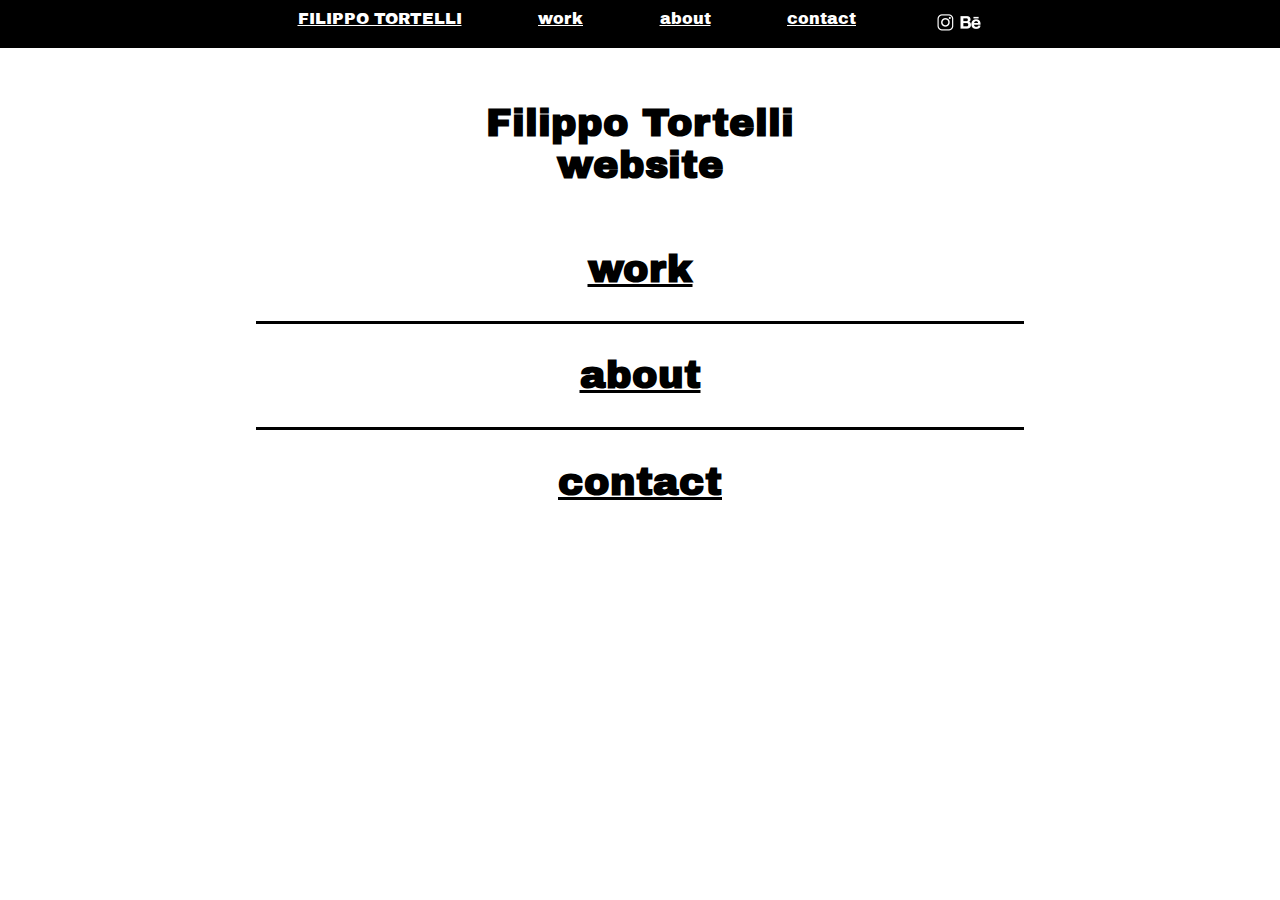
<file: index.html>
<!DOCTYPE html>
<html>
  <head>
    <meta charset="utf-8">
    <title>Filippo Tortelli</title>
    <link rel="stylesheet" href="https://stackpath.bootstrapcdn.com/bootstrap/4.1.0/css/bootstrap.min.css" integrity="sha384-9gVQ4dYFwwWSjIDZnLEWnxCjeSWFphJiwGPXr1jddIhOegiu1FwO5qRGvFXOdJZ4" crossorigin="anonymous">
    <link rel="stylesheet" href="style.css">
    <link rel="shortcut icon" href="img\logo.png">
    <link href="https://fonts.googleapis.com/css?family=Archivo|Archivo+Black" rel="stylesheet">
    <script src="jquery.min.js"></script>
    <style>
    #menuu{
      margin-top: 8%;
    }


      a h2:hover{
        color: #ff4d4d;
        text-decoration: none;
        animation: scale 0.2s forwards;
      }

      @keyframes scale {
        from{ transform: scale(1);}
        to{ transform: scale(1.05);}
      }

      .updown{
        animation: updowner 0.5s forwards;
      }

      @keyframes updowner {
        from{
          transform: translate(0%,-40%);
        }
        to{
          transform: translate(0%, 0%);
        }
      }

      .downup{
        animation: downuper 0.5s forwards;
      }

      @keyframes downuper {
        from{
          transform: translate(0%,40%);
        }
        to{
          transform: translate(0%, 0%);
        }
      }

    </style>
  </head>

  <body>
    <header>
      <div id="navbar">
        <div id="titolo"><a href="index.html">FILIPPO TORTELLI</a></div>
        <div class="contenitore"><a href="work.html">work</a></div>
        <div class="contenitore"><a href="about.html">about</a></div>
        <div class="contenitore"><a href="contact.html">contact</a></div>
        <div id="logo">
          <div><a href="https://www.instagram.com/filippotortel/?hl=it" title="Instagram"><img src="img/instalogo.png" width="25" height="25"></a></div>
          <div><a href="https://www.behance.net/filippotore430" title="Behance"><img src="img/behancelogo.png" width="25" height="25"></a></div>
        </div>
      </div>
    </header>

<div class="testopagina" id="primapagina">

      <h2><div id="fila1" class="fila updown">Filippo Tortelli</div><div id="fila2" class="fila downup">website</div></h2>

  <div class="spaziovuoto"></div>
<div id="menuu">
<div class="spaziovuoto"></div>
<a href="work.html"><h2>work</h2></a>
<div class="spaziovuoto"></div>
<div class="lineagrande" align="center"></div>
<a href="about.html"><h2>about</h2></a>
<div class="spaziovuoto"></div>
<div class="lineagrande" align="center"></div>
<a href="contact.html"><h2>contact</h2></a>
<div class="spaziovuoto"></div>
</div>

</div>
  </body>
</html>
</file>
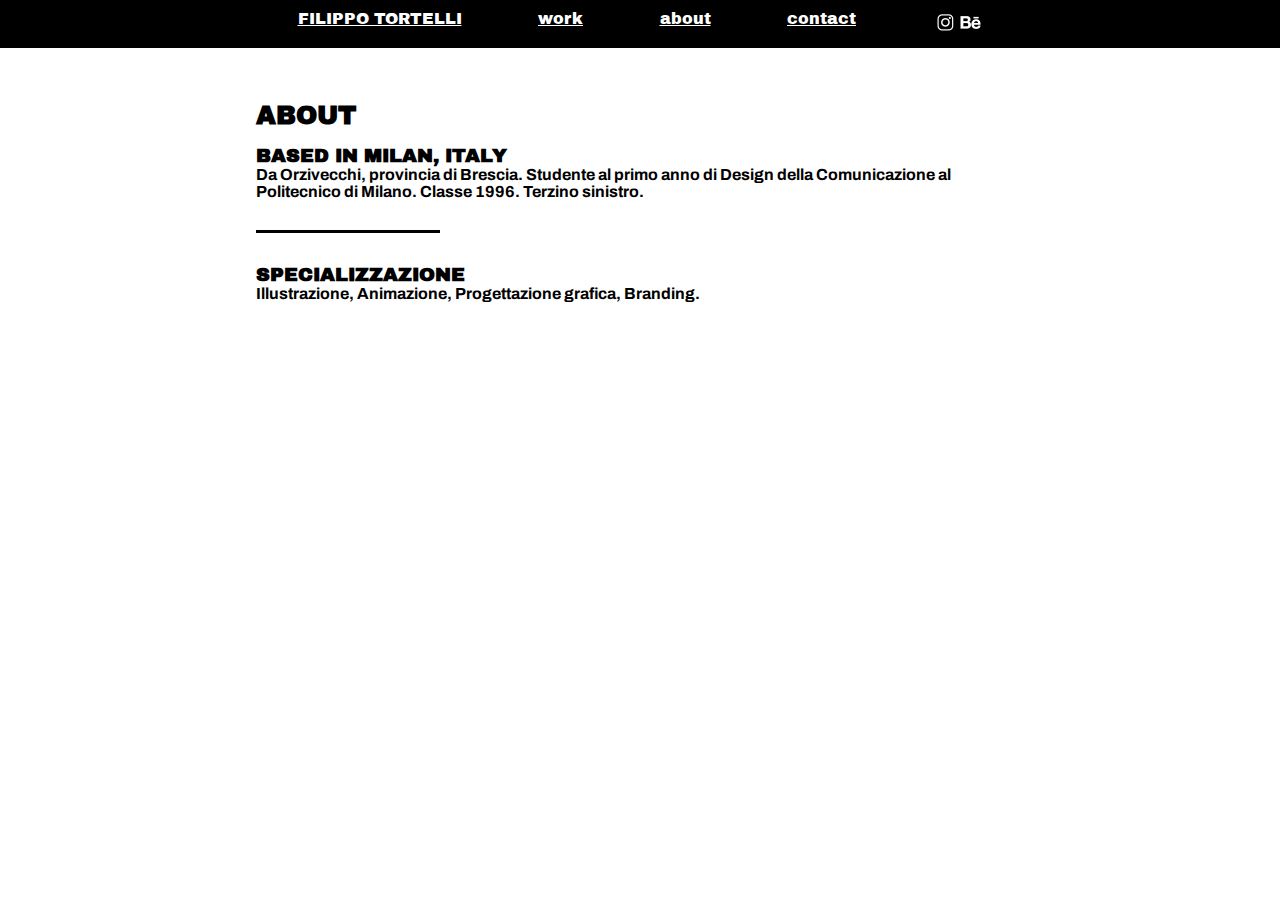
<file: about.html>
<!DOCTYPE html>
<html>
  <head>
    <meta charset="utf-8">
    <title>Filippo Tortelli - About</title>
    <link rel="stylesheet" href="https://stackpath.bootstrapcdn.com/bootstrap/4.1.0/css/bootstrap.min.css" integrity="sha384-9gVQ4dYFwwWSjIDZnLEWnxCjeSWFphJiwGPXr1jddIhOegiu1FwO5qRGvFXOdJZ4" crossorigin="anonymous">
    <link rel="stylesheet" href="style.css">
    <link rel="shortcut icon" href="img\logo.png">
    <link href="https://fonts.googleapis.com/css?family=Archivo|Archivo+Black" rel="stylesheet">
  </head>

  <body>
    <header>
      <div id="navbar">
        <div id="titolo"><a href="index.html">FILIPPO TORTELLI</a></div>
        <div class="contenitore"><a href="work.html">work</a></div>
        <div class="contenitore"><a href="about.html">about</a></div>
        <div class="contenitore"><a href="contact.html">contact</a></div>
        <div id="logo">
          <div><a href="https://www.instagram.com/filippotortel/?hl=it" title="Instagram"><img src="img/instalogo.png" width="25" height="25"></a></div>
          <div><a href="https://www.behance.net/filippotore430" title="Behance"><img src="img/behancelogo.png" width="25" height="25"></a></div>
        </div>
      </div>
    </header>

  <div class="testopagina">
    <h1>ABOUT</h1>
      <h2>BASED IN MILAN, ITALY</h2>
        <p>
          Da Orzivecchi, provincia di Brescia. Studente al primo anno di Design della Comunicazione al Politecnico di Milano. Classe 1996. Terzino sinistro.
        <p>
    <div class="linea"></div>
      <h2>SPECIALIZZAZIONE</h2>
        <p>
          Illustrazione, Animazione, Progettazione grafica, Branding.
        </p>
  </div>


  </body>
</html>
</file>
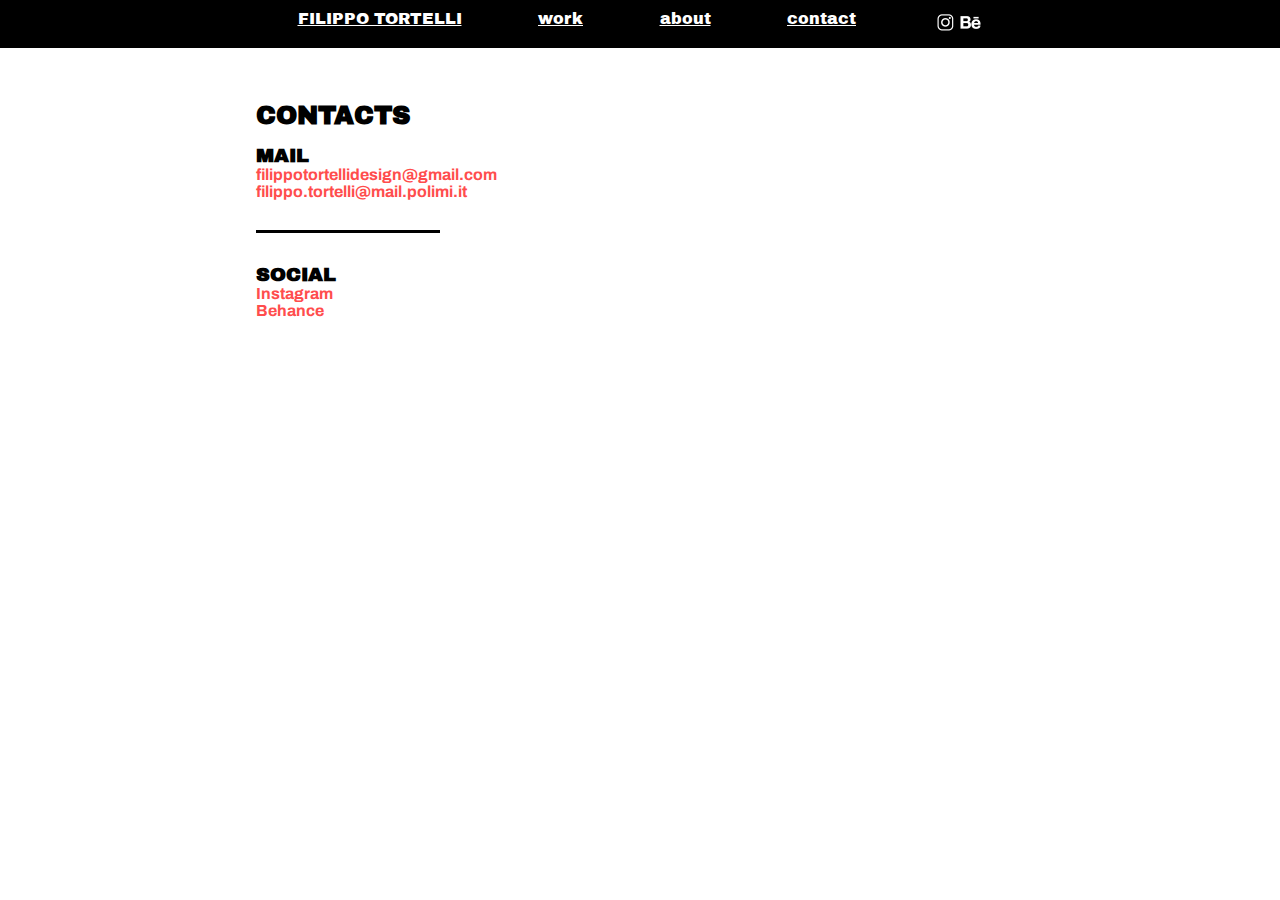
<file: contact.html>
<!DOCTYPE html>
<html>
  <head>
    <meta charset="utf-8">
    <title>Filippo Tortelli - Contact</title>
    <link rel="stylesheet" href="https://stackpath.bootstrapcdn.com/bootstrap/4.1.0/css/bootstrap.min.css" integrity="sha384-9gVQ4dYFwwWSjIDZnLEWnxCjeSWFphJiwGPXr1jddIhOegiu1FwO5qRGvFXOdJZ4" crossorigin="anonymous">
    <link rel="stylesheet" href="style.css">
    <link rel="shortcut icon" href="img\logo.png">
    <link href="https://fonts.googleapis.com/css?family=Archivo|Archivo+Black" rel="stylesheet">
  </head>

  <body>
    <header>
      <div id="navbar">
        <div id="titolo"><a href="index.html">FILIPPO TORTELLI</a></div>
        <div class="contenitore"><a href="work.html">work</a></div>
        <div class="contenitore"><a href="about.html">about</a></div>
        <div class="contenitore"><a href="contact.html">contact</a></div>
        <div id="logo">
          <div><a href="https://www.instagram.com/filippotortel/?hl=it" title="Instagram"><img src="img/instalogo.png" width="25" height="25"></a></div>
          <div><a href="https://www.behance.net/filippotore430" title="Behance"><img src="img/behancelogo.png" width="25" height="25"></a></div>
        </div>
      </div>
    </header>

<div class="testopagina">
    <h1 class="appear">CONTACTS</h1>
      <h2>MAIL</h2>
        <p>
          <a href="mailto:filippotortellidesign@gmail.com" title="invia messaggio">filippotortellidesign@gmail.com</a><br>
          <a href="mailto:filippo.tortelli@mail.polimi.it" title="invia messaggio">filippo.tortelli@mail.polimi.it</a>
        </p>
        <div class="appear linea"></div>
      <h2>SOCIAL</h2>
        <p>
          <a href="https://www.instagram.com/filippotortel/?hl=it" title="Instagram">Instagram</a><br>
          <a href="https://www.behance.net/filippotore430" title="Behance">Behance</a>
        </p>
</div>

  </body>
</html>
</file>
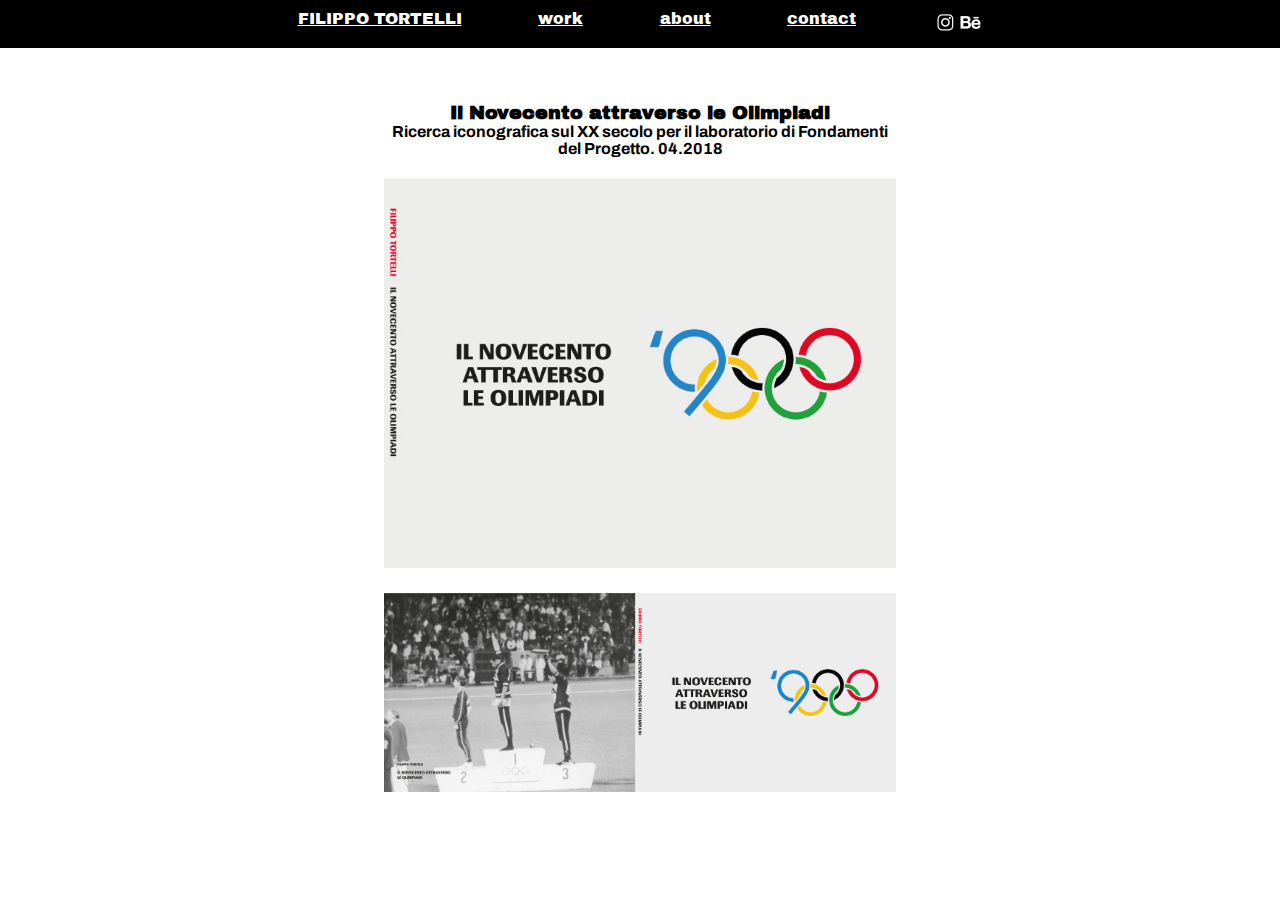
<file: work-900.html>
<!DOCTYPE html>
<html>
  <head>
    <meta charset="utf-8">
    <title>Filippo Tortelli - Work - Il Novecento atttravero le Olimpiadi</title>
    <link rel="stylesheet" href="https://stackpath.bootstrapcdn.com/bootstrap/4.1.0/css/bootstrap.min.css" integrity="sha384-9gVQ4dYFwwWSjIDZnLEWnxCjeSWFphJiwGPXr1jddIhOegiu1FwO5qRGvFXOdJZ4" crossorigin="anonymous">
    <link rel="stylesheet" href="style.css">
    <link rel="shortcut icon" href="img\logo.png">
    <link href="https://fonts.googleapis.com/css?family=Archivo|Archivo+Black" rel="stylesheet">
  </head>

  <body>
    <header>
      <div id="navbar">
        <div id="titolo"><a href="index.html">FILIPPO TORTELLI</a></div>
        <div class="contenitore"><a href="work.html">work</a></div>
        <div class="contenitore"><a href="about.html">about</a></div>
        <div class="contenitore"><a href="contact.html">contact</a></div>
        <div id="logo">
          <div><a href="https://www.instagram.com/filippotortel/?hl=it" title="Instagram"><img src="img/instalogo.png" width="25" height="25"></a></div>
          <div><a href="https://www.behance.net/filippotore430" title="Behance"><img src="img/behancelogo.png" width="25" height="25"></a></div>
        </div>
      </div>
    </header>

<div class="testocentrato">
    <h2>Il Novecento attraverso le Olimpiadi</h2>
        <p>Ricerca iconografica sul XX secolo per il laboratorio di Fondamenti del Progetto. 04.2018</p>
        <div class="spaziovuoto"></div>
        <div><img src="img\works\900\900-01.jpg" class="imgprogetto"></div>
        <div class="spaziovuoto"></div>
        <div><img src="img\works\900\900-02.jpg" class="imgprogetto"></div>
        <div class="spaziovuoto"></div>
</div>

  </body>
</html>
</file>
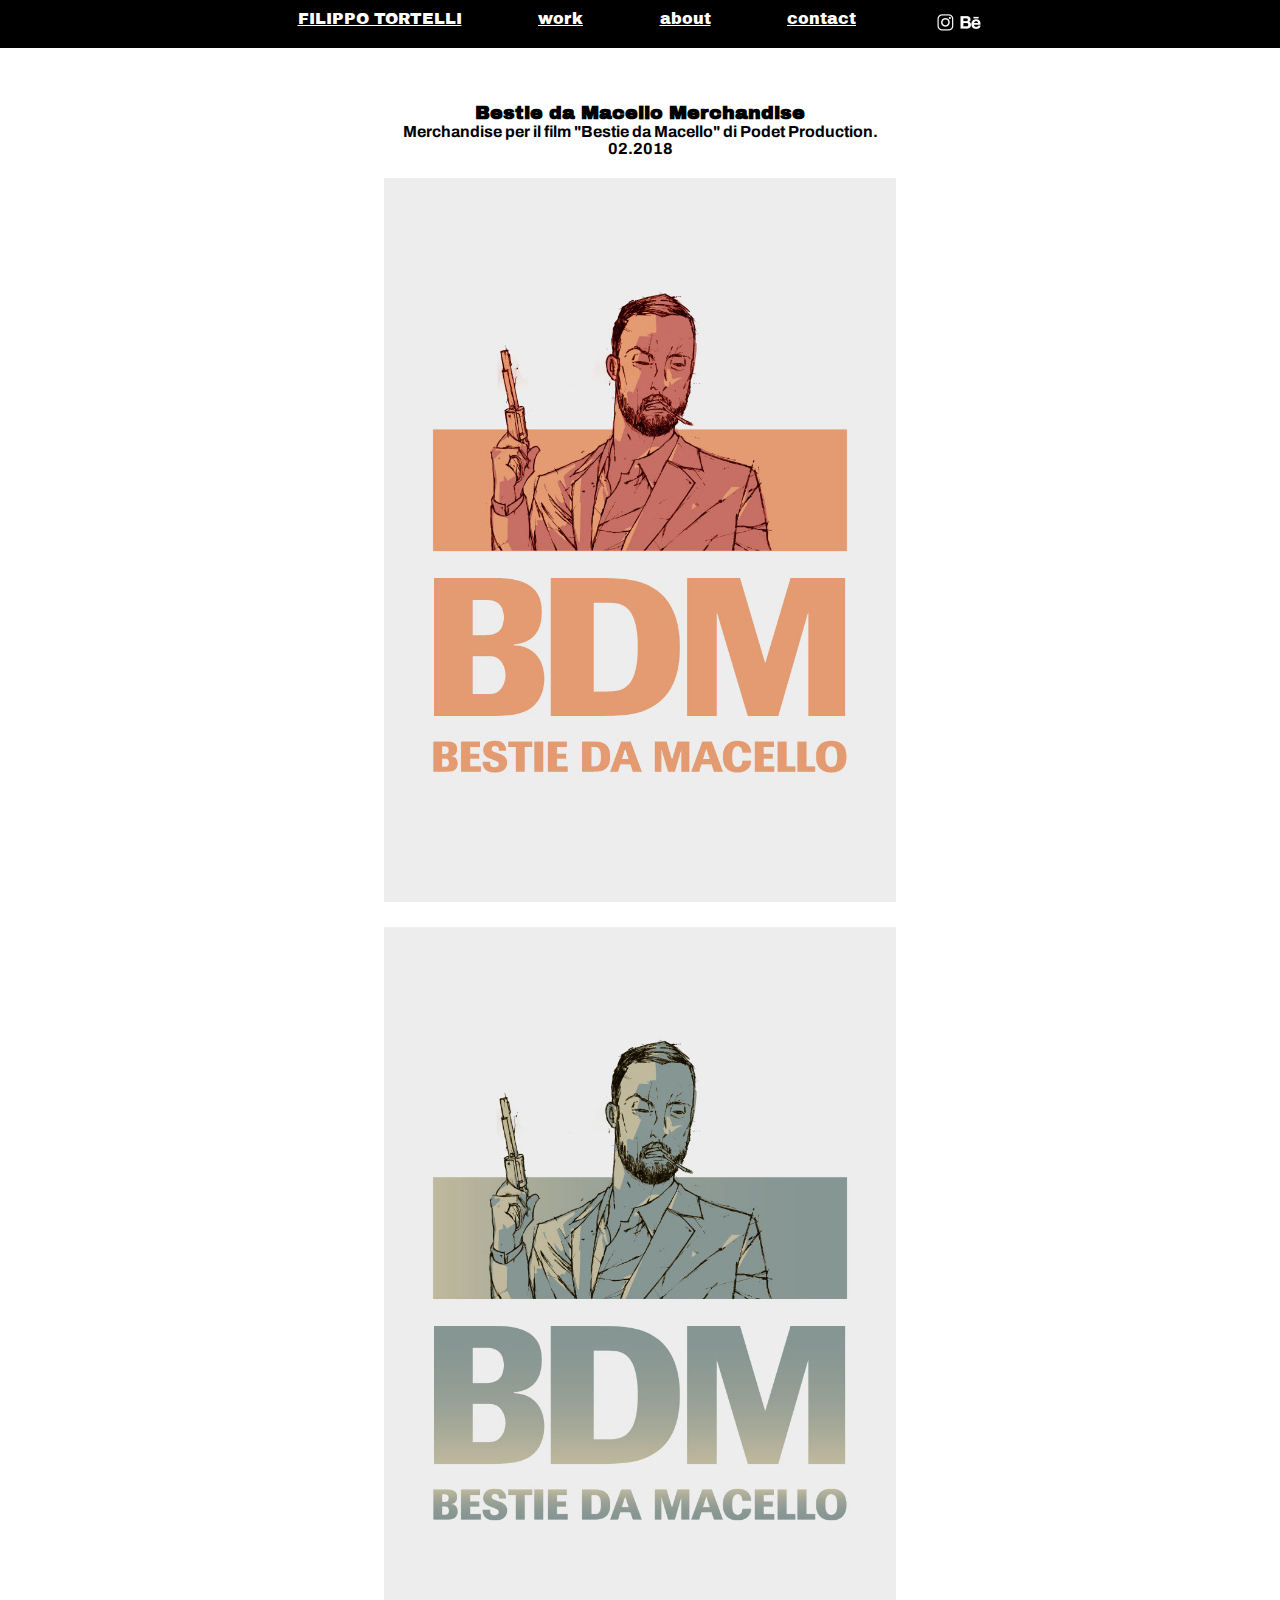
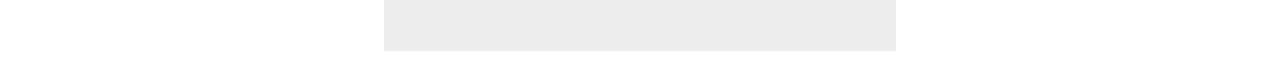
<file: work-bestiedamacello.html>
<!DOCTYPE html>
<html>
  <head>
    <meta charset="utf-8">
    <title>Filippo Tortelli - Work - Bestie da Macello</title>
    <link rel="stylesheet" href="https://stackpath.bootstrapcdn.com/bootstrap/4.1.0/css/bootstrap.min.css" integrity="sha384-9gVQ4dYFwwWSjIDZnLEWnxCjeSWFphJiwGPXr1jddIhOegiu1FwO5qRGvFXOdJZ4" crossorigin="anonymous">
    <link rel="stylesheet" href="style.css">
    <link rel="shortcut icon" href="img\logo.png">
    <link href="https://fonts.googleapis.com/css?family=Archivo|Archivo+Black" rel="stylesheet">
  </head>

  <body>
    <header>
      <div id="navbar">
        <div id="titolo"><a href="index.html">FILIPPO TORTELLI</a></div>
        <div class="contenitore"><a href="work.html">work</a></div>
        <div class="contenitore"><a href="about.html">about</a></div>
        <div class="contenitore"><a href="contact.html">contact</a></div>
        <div id="logo">
          <div><a href="https://www.instagram.com/filippotortel/?hl=it" title="Instagram"><img src="img/instalogo.png" width="25" height="25"></a></div>
          <div><a href="https://www.behance.net/filippotore430" title="Behance"><img src="img/behancelogo.png" width="25" height="25"></a></div>
        </div>
      </div>
    </header>

<div class="testocentrato">
    <h2>Bestie da Macello Merchandise</h2>
        <p>Merchandise per il film "Bestie da Macello" di Podet Production. 02.2018</p>
        <div class="spaziovuoto"></div>
        <div><img src="img\works\bestiedamacello\bestie1.jpg" class="imgprogetto"></div>
        <div class="spaziovuoto"></div>
        <div><img src="img\works\bestiedamacello\bestie2.jpg" class="imgprogetto"></div>
        <div class="spaziovuoto"></div>
</div>

  </body>
</html>
</file>
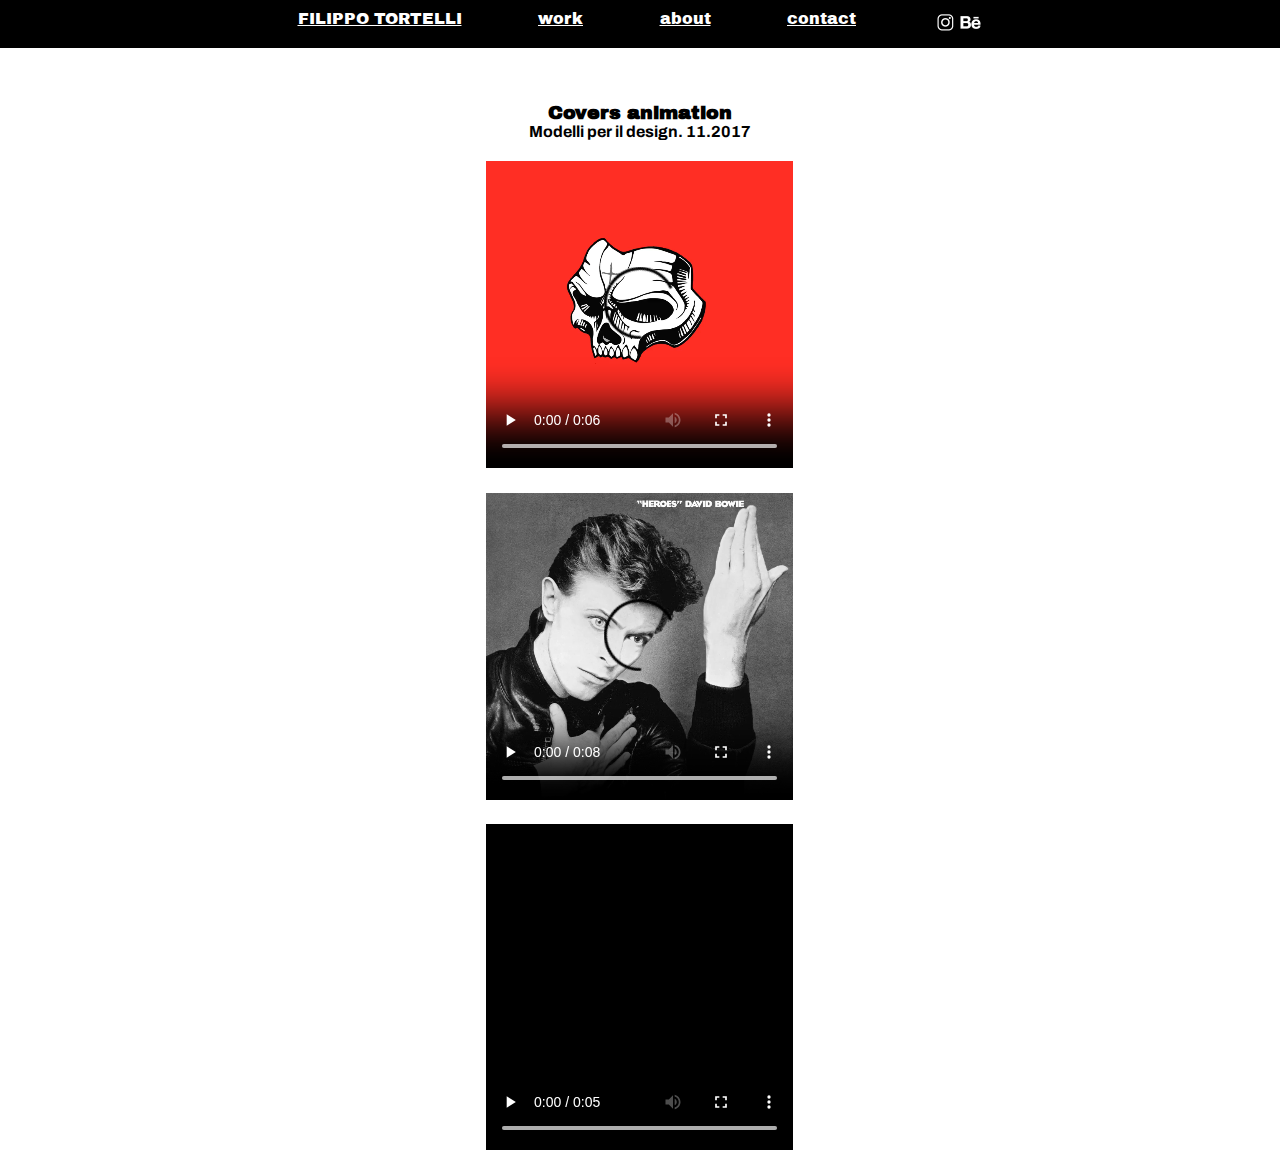
<file: work-covers.html>
<!DOCTYPE html>
<html>
  <head>
    <meta charset="utf-8">
    <title>Filippo Tortelli - Work - Covers</title>
    <link rel="stylesheet" href="https://stackpath.bootstrapcdn.com/bootstrap/4.1.0/css/bootstrap.min.css" integrity="sha384-9gVQ4dYFwwWSjIDZnLEWnxCjeSWFphJiwGPXr1jddIhOegiu1FwO5qRGvFXOdJZ4" crossorigin="anonymous">
    <link rel="stylesheet" href="style.css">
    <link rel="shortcut icon" href="img\logo.png">
    <link href="https://fonts.googleapis.com/css?family=Archivo|Archivo+Black" rel="stylesheet">
  </head>

  <body>
    <header>
      <div id="navbar">
        <div id="titolo"><a href="index.html">FILIPPO TORTELLI</a></div>
        <div class="contenitore"><a href="work.html">work</a></div>
        <div class="contenitore"><a href="about.html">about</a></div>
        <div class="contenitore"><a href="contact.html">contact</a></div>
        <div id="logo">
          <div><a href="https://www.instagram.com/filippotortel/?hl=it" title="Instagram"><img src="img/instalogo.png" width="25" height="25"></a></div>
          <div><a href="https://www.behance.net/filippotore430" title="Behance"><img src="img/behancelogo.png" width="25" height="25"></a></div>
        </div>
      </div>
    </header>

<div class="testocentrato">
    <h2>Covers animation</h2>
        <p>Modelli per il design. 11.2017</p>
        <div class="spaziovuoto" class="imgprogetto"></div>
        <div><video controls loop width="60%"
          src="img\works\covers\salmo.mp4">
        </video></div>
        <div class="spaziovuoto"></div>
        <div><video controls loop width="60%"
          src="img\works\covers\bowie.mp4">
        </video></div>
        <div class="spaziovuoto"></div>
        <div><video controls loop width="60%"
          src="img\works\covers\moderat.mp4">
        </video></div>
        <div class="spaziovuoto"></div>
</div>

  </body>
</html>
</file>
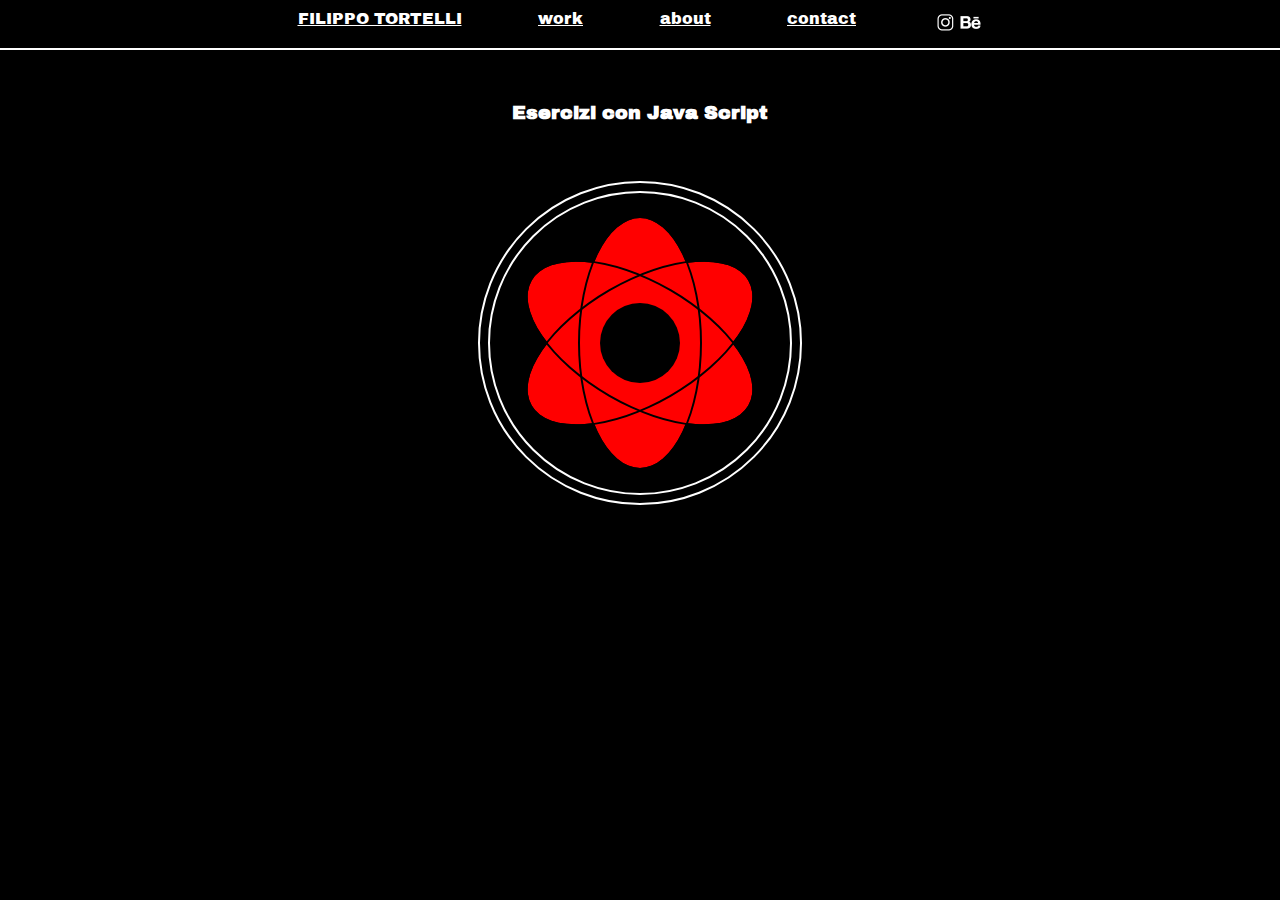
<file: work-js.html>
<!DOCTYPE html>
<html>
  <head>
    <meta charset="utf-8">
    <title>Filippo Tortelli - Work - JS</title>
    <link rel="stylesheet" href="https://stackpath.bootstrapcdn.com/bootstrap/4.1.0/css/bootstrap.min.css" integrity="sha384-9gVQ4dYFwwWSjIDZnLEWnxCjeSWFphJiwGPXr1jddIhOegiu1FwO5qRGvFXOdJZ4" crossorigin="anonymous">
    <link rel="stylesheet" href="style.css">
    <script src="jquery.min.js"></script>
    <link rel="shortcut icon" href="img\logo.png">
    <link href="https://fonts.googleapis.com/css?family=Archivo|Archivo+Black" rel="stylesheet">
    <style>
    body{
      background-color: Black;
    }

    h2{
      color: White;
    }

    .oggpagina{
      padding: 20% 20% 20% 20%;
    }

    header{
      border-bottom: 2px solid White;
    }

    #pupilla{
      background-color: Black;
      border-radius: 50%;
      height: 80px;
      width: 80px;
      position: absolute;
      top: 50%;
      left: 50%;
      transform: translate(-50%,-50%);
    }

    #occhiogrosso{
      background-color: Black;
      border: 2px solid White;
      border-radius: 50%;
      height: 320px;
      width: 320px;
      position: absolute;
      top: 50%;
      left: 50%;
      transform: translate(-50%,-50%);
    }

    #occhio{
      background-color: Black;
      border: 2px solid White;
      border-radius: 50%;
      height: 300px;
      width: 300px;
      position: absolute;
      top: 50%;
      left: 50%;
      transform: translate(-50%,-50%);
    }

    #cielo{
      border-radius: 50%;
      height: 300px;
      width: 300px;
      position: absolute;
      top: 50%;
      left: 50%;
      transform: translate(-50%,-50%);
    }


    #cielosfera1{
      border-radius: 50%;
      height: 300px;
      width: 300px;
      position: absolute;
      top: 50%;
      left: 50%;
      transform: translate(-50%,-50%);
    }

    #cielosfera2{
      border-radius: 50%;
      height: 200px;
      width: 200px;
      position: absolute;
      top: 50%;
      left: 50%;
      transform: translate(-50%,-50%) rotate(120deg);
    }

    #cielosfera3{
      border-radius: 50%;
      height: 200px;
      width: 200px;
      position: absolute;
      top: 50%;
      left: 50%;
      transform: translate(-50%,-50%) rotate(240deg);
    }

    #sfera1{
      background-color: red;
      border-radius: 50%;
      height: 250px;
      width: 120px;
      position: absolute;
      top: 50%;
      left: 50%;
      transform: translate(-50%,-50%);
    }

    #sfera2{
      background-color: red;
      border-radius: 50%;
      height: 250px;
      width: 120px;
      position: absolute;
      top: 50%;
      left: 50%;
      transform: translate(-50%,-50%);
    }

    #sfera3{
      background-color: red;
      border-radius: 50%;
      height: 250px;
      width: 120px;
      position: absolute;
      top: 50%;
      left: 50%;
      transform: translate(-50%,-50%);
    }

    #sfera4{
      border: 2px solid Black;
      border-radius: 50%;
      height: 250px;
      width: 120px;
      position: absolute;
      top: 50%;
      left: 50%;
      transform: translate(-50%,-50%);
    }

    #sfera5{
      border: 2px solid Black;
      border-radius: 50%;
      height: 250px;
      width: 120px;
      position: absolute;
      top: 50%;
      left: 50%;
      transform: translate(-50%,-50%);
    }

    #sfera6{
      border: 2px solid Black;
      border-radius: 50%;
      height: 250px;
      width: 120px;
      position: absolute;
      top: 50%;
      left: 50%;
      transform: translate(-50%,-50%);
    }


    .rotate{
      animation: rotation 1.5s forwards;
    }

    @keyframes rotation {
      from{
        transform: translate(-50%,-50%) rotate(0deg) scale(1);
      }
      50%{
        transform: translate(-50%,-50%) rotate(720deg) scale(0.9);
      }
      to{
        transform: translate(-50%,-50%) rotate(1440deg) scale(1);
      }

    }

    .rotate2{
      animation: rotation2 1.5s forwards;
    }

    @keyframes rotation2 {
      from{
        transform: translate(-50%,-50%) rotate(0deg) scale(1);
      }
      50%{
        transform: translate(-50%,-50%) rotate(720deg) scale(0.9);
      }
      to{
        transform: translate(-50%,-50%) rotate(1440deg) scale(1);
      }

    }

    .scale{
      animation: scalation 1.5s forwards;
    }

    @keyframes scalation {
      from{
        transform: translate(-50%,-50%) scale(1);
      }
      50%{
        transform: translate(-50%,-50%) scale(1.05);
      }
      to{
        transform: translate(-50%,-50%) scale(1);
      }

    }
    </style>
  </head>

  <body>
    <header>
      <div id="navbar">
        <div id="titolo"><a href="index.html">FILIPPO TORTELLI</a></div>
        <div class="contenitore"><a href="work.html">work</a></div>
        <div class="contenitore"><a href="about.html">about</a></div>
        <div class="contenitore"><a href="contact.html">contact</a></div>
        <div id="logo">
          <div><a href="https://www.instagram.com/filippotortel/?hl=it" title="Instagram"><img src="img/instalogo.png" width="25" height="25"></a></div>
          <div><a href="https://www.behance.net/filippotore430" title="Behance"><img src="img/behancelogo.png" width="25" height="25"></a></div>
        </div>
      </div>
    </header>
<div class="testocentrato"><h2>Esercizi con Java Script</h2></div>
<div class="spaziovuoto"></div>

<div class="oggpagina">
  <div id="occhiogrosso"></div>
  <div id="occhio">
    <div id="cielo">
      <div id="cielosfera1"><div id="sfera1"></div></div>
      <div id="cielosfera2" class="rotate120"><div id="sfera2"></div></div>
      <div id="cielosfera3" class="rotate240"><div id="sfera3"></div></div>
      <div id="cielosfera1"><div id="sfera4"></div></div>
      <div id="cielosfera2" class="rotate120"><div id="sfera5"></div></div>
      <div id="cielosfera3" class="rotate240"><div id="sfera6"></div></div>
    </div>
  </div>
  <div id="pupilla"></div>
</div>

<script>
$("#pupilla").on("click", function() {
  if($("#cielo").hasClass("rotate")){
    $("#cielo").removeClass("rotate");
    $("#cielo").addClass("rotate2");
    $("#pupilla").removeClass("scale");
  }
  else {
    $("#cielo").removeClass("rotate2");
    $("#cielo").addClass("rotate");
    $("#pupilla").addClass("scale");
  }
})
</script>
  </body>
</html>
</file>
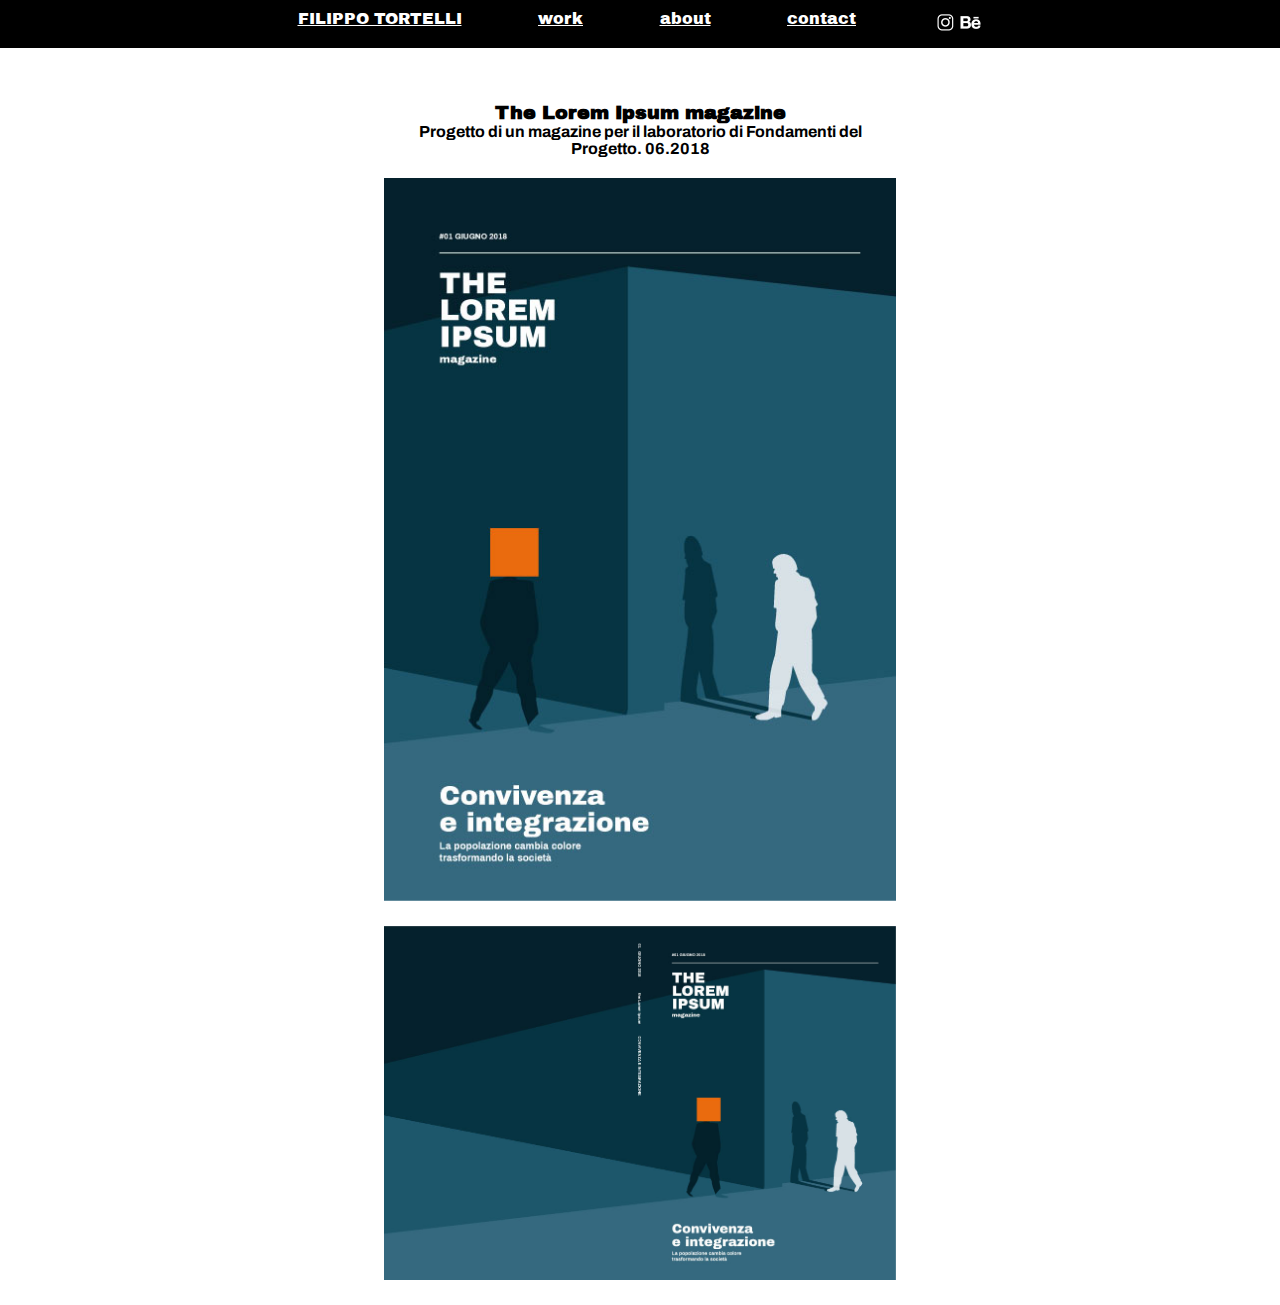
<file: work-lorem-ipsum.html>
<!DOCTYPE html>
<html>
  <head>
    <meta charset="utf-8">
    <title>Filippo Tortelli - Work - The Lorem Ipsum Magazine</title>
    <link rel="stylesheet" href="https://stackpath.bootstrapcdn.com/bootstrap/4.1.0/css/bootstrap.min.css" integrity="sha384-9gVQ4dYFwwWSjIDZnLEWnxCjeSWFphJiwGPXr1jddIhOegiu1FwO5qRGvFXOdJZ4" crossorigin="anonymous">
    <link rel="stylesheet" href="style.css">
    <link rel="shortcut icon" href="img\logo.png">
    <link href="https://fonts.googleapis.com/css?family=Archivo|Archivo+Black" rel="stylesheet">
  </head>

  <body>
    <header>
      <div id="navbar">
        <div id="titolo"><a href="index.html">FILIPPO TORTELLI</a></div>
        <div class="contenitore"><a href="work.html">work</a></div>
        <div class="contenitore"><a href="about.html">about</a></div>
        <div class="contenitore"><a href="contact.html">contact</a></div>
        <div id="logo">
          <div><a href="https://www.instagram.com/filippotortel/?hl=it" title="Instagram"><img src="img/instalogo.png" width="25" height="25"></a></div>
          <div><a href="https://www.behance.net/filippotore430" title="Behance"><img src="img/behancelogo.png" width="25" height="25"></a></div>
        </div>
      </div>
    </header>

<div class="testocentrato">
    <h2>The Lorem Ipsum magazine</h2>
        <p>Progetto di un magazine per il laboratorio di Fondamenti del Progetto. 06.2018</p>
        <div class="spaziovuoto"></div>
        <div><img src="img\works\lorem\lorem-01.jpg" class="imgprogetto"></div>
        <div class="spaziovuoto"></div>
        <div><img src="img\works\lorem\lorem-02.jpg" class="imgprogetto"></div>
        <div class="spaziovuoto"></div>
</div>

  </body>
</html>
</file>
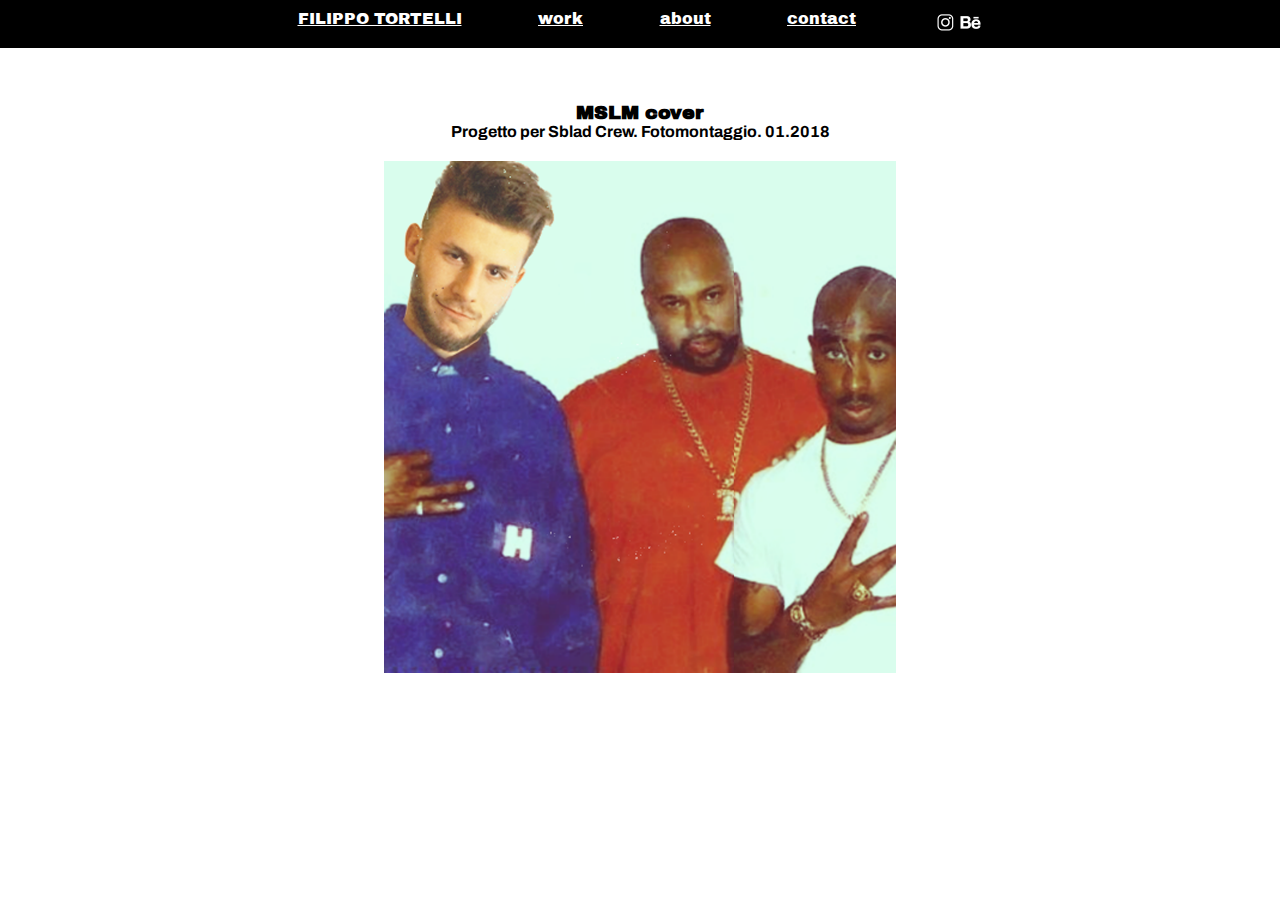
<file: work-misvegliolamattina.html>
<!DOCTYPE html>
<html>
  <head>
    <meta charset="utf-8">
    <title>Filippo Tortelli - Work - MSLM cover</title>
    <link rel="stylesheet" href="https://stackpath.bootstrapcdn.com/bootstrap/4.1.0/css/bootstrap.min.css" integrity="sha384-9gVQ4dYFwwWSjIDZnLEWnxCjeSWFphJiwGPXr1jddIhOegiu1FwO5qRGvFXOdJZ4" crossorigin="anonymous">
    <link rel="stylesheet" href="style.css">
    <link rel="shortcut icon" href="img\logo.png">
    <link href="https://fonts.googleapis.com/css?family=Archivo|Archivo+Black" rel="stylesheet">
  </head>

  <body>
    <header>
      <div id="navbar">
        <div id="titolo"><a href="index.html">FILIPPO TORTELLI</a></div>
        <div class="contenitore"><a href="work.html">work</a></div>
        <div class="contenitore"><a href="about.html">about</a></div>
        <div class="contenitore"><a href="contact.html">contact</a></div>
        <div id="logo">
          <div><a href="https://www.instagram.com/filippotortel/?hl=it" title="Instagram"><img src="img/instalogo.png" width="25" height="25"></a></div>
          <div><a href="https://www.behance.net/filippotore430" title="Behance"><img src="img/behancelogo.png" width="25" height="25"></a></div>
        </div>
      </div>
    </header>

<div class="testocentrato">
    <h2>MSLM cover</h2>
        <p>Progetto per Sblad Crew. Fotomontaggio. 01.2018</p>
        <div class="spaziovuoto"></div>
        <div><img src="img\works\misveglio\misveglio.png" class="imgprogetto"></div>
        <div class="spaziovuoto"></div>
</div>

  </body>
</html>
</file>
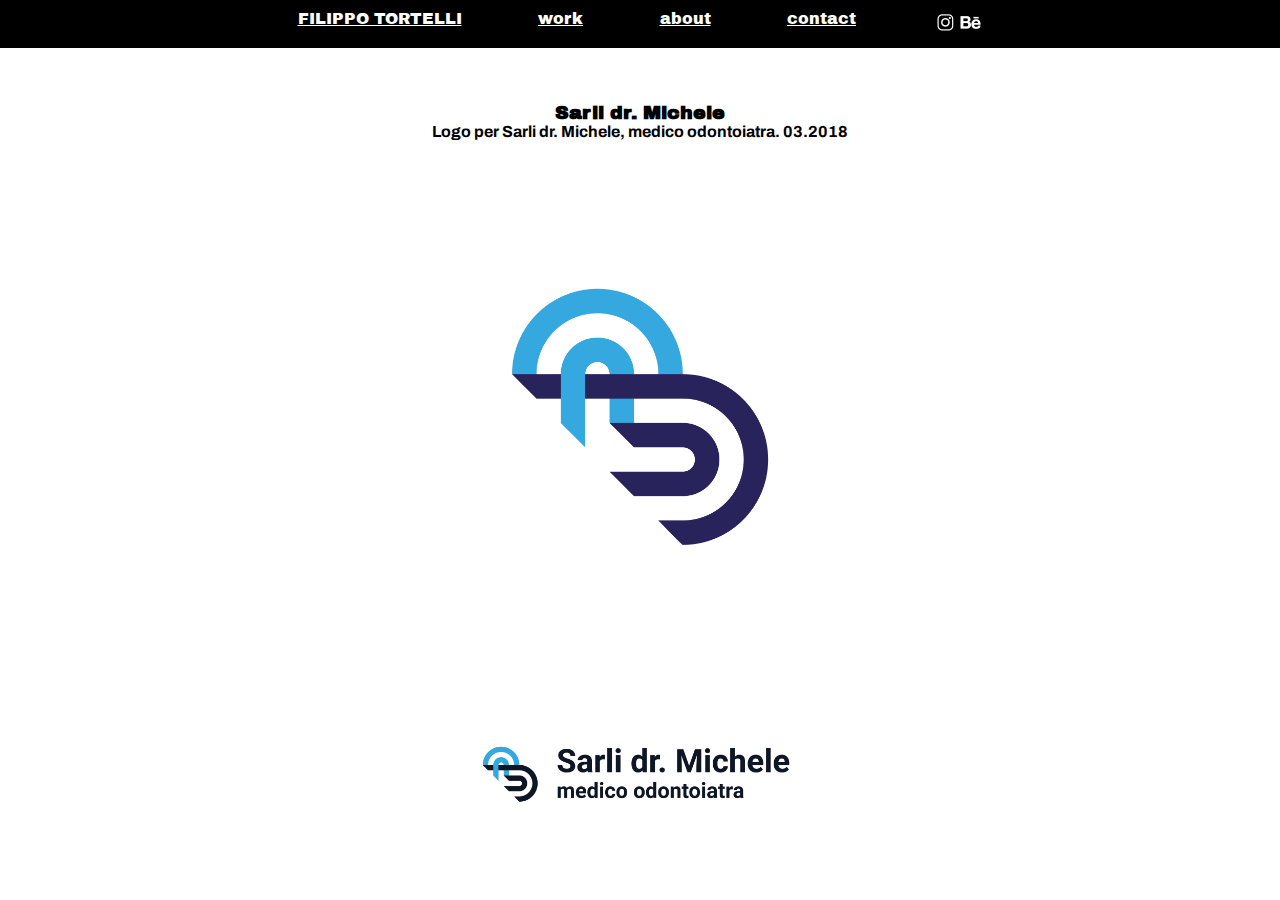
<file: work-sarli.html>
<!DOCTYPE html>
<html>
  <head>
    <meta charset="utf-8">
    <title>Filippo Tortelli - Work - Sarli</title>
    <link rel="stylesheet" href="https://stackpath.bootstrapcdn.com/bootstrap/4.1.0/css/bootstrap.min.css" integrity="sha384-9gVQ4dYFwwWSjIDZnLEWnxCjeSWFphJiwGPXr1jddIhOegiu1FwO5qRGvFXOdJZ4" crossorigin="anonymous">
    <link rel="stylesheet" href="style.css">
    <link rel="shortcut icon" href="img\logo.png">
    <link href="https://fonts.googleapis.com/css?family=Archivo|Archivo+Black" rel="stylesheet">
  </head>

  <body>
    <header>
      <div id="navbar">
        <div id="titolo"><a href="index.html">FILIPPO TORTELLI</a></div>
        <div class="contenitore"><a href="work.html">work</a></div>
        <div class="contenitore"><a href="about.html">about</a></div>
        <div class="contenitore"><a href="contact.html">contact</a></div>
        <div id="logo">
          <div><a href="https://www.instagram.com/filippotortel/?hl=it" title="Instagram"><img src="img/instalogo.png" width="25" height="25"></a></div>
          <div><a href="https://www.behance.net/filippotore430" title="Behance"><img src="img/behancelogo.png" width="25" height="25"></a></div>
        </div>
      </div>
    </header>

<div class="testocentrato">
    <h2>Sarli dr. Michele</h2>
        <p>Logo per Sarli dr. Michele, medico odontoiatra. 03.2018</p>
        <div class="spaziovuoto"></div>
        <div><img src="img\works\sarli\sarli2.jpg" class="imgprogetto"></div>
        <div class="spaziovuoto"></div>
        <div><img src="img\works\sarli\sarli3.jpg" class="imgprogetto"></div>
        <div class="spaziovuoto"></div>
</div>

  </body>
</html>
</file>
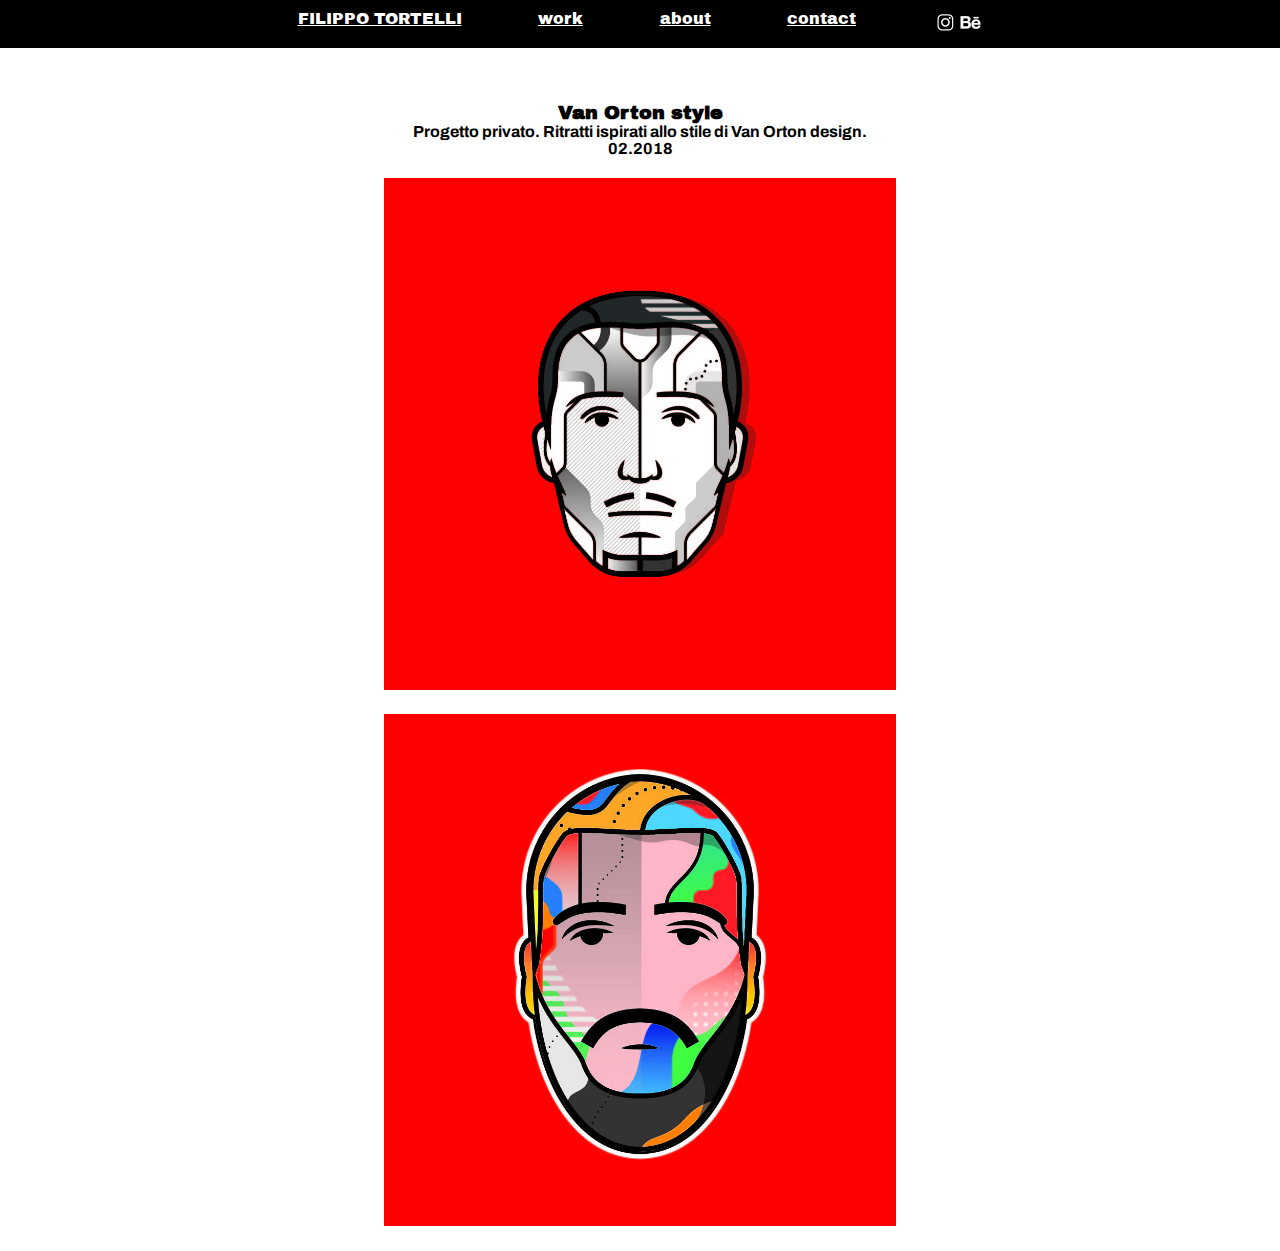
<file: work-vanorton.html>
<!DOCTYPE html>
<html>
  <head>
    <meta charset="utf-8">
    <title>Filippo Tortelli - Work - Van Orton Style</title>
    <link rel="stylesheet" href="https://stackpath.bootstrapcdn.com/bootstrap/4.1.0/css/bootstrap.min.css" integrity="sha384-9gVQ4dYFwwWSjIDZnLEWnxCjeSWFphJiwGPXr1jddIhOegiu1FwO5qRGvFXOdJZ4" crossorigin="anonymous">
    <link rel="stylesheet" href="style.css">
    <link rel="shortcut icon" href="img\logo.png">
    <link href="https://fonts.googleapis.com/css?family=Archivo|Archivo+Black" rel="stylesheet">
  </head>

  <body>
    <header>
      <div id="navbar">
        <div id="titolo"><a href="index.html">FILIPPO TORTELLI</a></div>
        <div class="contenitore"><a href="work.html">work</a></div>
        <div class="contenitore"><a href="about.html">about</a></div>
        <div class="contenitore"><a href="contact.html">contact</a></div>
        <div id="logo">
          <div><a href="https://www.instagram.com/filippotortel/?hl=it" title="Instagram"><img src="img/instalogo.png" width="25" height="25"></a></div>
          <div><a href="https://www.behance.net/filippotore430" title="Behance"><img src="img/behancelogo.png" width="25" height="25"></a></div>
        </div>
      </div>
    </header>

<div class="testocentrato">
    <h2>Van Orton style</h2>
        <p>Progetto privato. Ritratti ispirati allo stile di Van Orton design. 02.2018</p>
        <div class="spaziovuoto"></div>
        <div><img src="img\works\van\van-sud.jpg" class="imgprogetto"></div>
        <div class="spaziovuoto"></div>
        <div><img src="img\works\van\van-tort.jpg" class="imgprogetto"></div>
        <div class="spaziovuoto"></div>
</div>

  </body>
</html>
</file>
<file: style.css>
body{
    background-color: White;
    width: 100%;
    min-height: 100%;
    margin:0;
    position: relative;
}

*{
    border:0px;
    margin:0px;
    padding:0px;
}

header{
   text-align: left;
   width: 100%;
   background-color: Black;
   height: auto;
   font-family: 'Archivo Black', sans-serif;
   text-align: center;
   position: fixed;
   z-index: 1;
}

#navbar{
    display: flex;
    flex-direction: row;
    flex-wrap: nowrap;
    align-content: space-around;
    justify-content: space-between;
    margin:  auto;
    padding: 10px;
    flex: 1;
    width: 100%;
    max-width: 685px;
}

#logo{
  display: flex;
  flex-direction: row;
  flex-wrap: nowrap;
}

header a{
  color: White;
}

header a:hover{
  color: #ff4d4d;
  text-decoration: none;
}

.testopagina{
  text-align: left;
  padding-left: 20%;
  padding-right: 20%;
  padding-top: 8%;
}

.testocentrato{
  text-align: center;
  padding-left: 30%;
  padding-right: 30%;
  padding-top: 8%;
}

.imgprogetto{
  width: 40vw;
}

h1{
  font-family: 'Archivo Black',sans-serif;
  font-size: 1.6em;
  color: Black;
  padding-bottom: 2%;
}

#primapagina h1{
  font-size: 3em;
  padding-bottom: 0%;
}

#primapagina h2{
  font-size: 2.4em;
  padding-bottom: 0%;
  text-align: center;
}

#primapagina p{
  text-align: center;
}

#primapagina a{
  color: Black;
}

#primapagina a:hover{
  color: #ff4d4d;
  text-decoration: none;
}

h2{
  font-family: 'Archivo Black',sans-serif;
  font-size: 1.2em;
  color: Black;
  padding: 0% 0% 0% 0%;
}

p{
  font-family: 'Archivo',sans-serif;
  font-weight: bold;
}

p a{
  color: #ff4d4d;
  text-decoration: none;
}

p a:hover{
  color: Black;
  text-decoration: none;
}

.linea{
  width: 24%;
  height: 3px;
  background-color: Black;
  margin-top: 4%;
  margin-bottom: 4%;
  animation: appearation 1s forwards;
}

@keyframes appearation {
  from{ width: 18%;}
  to{ width: 24%;}
}

.lineagrande{

  height: 3.2px;
  background-color: Black;
  margin-top: 4%;
  margin-bottom: 4%;
  left: 50%;
  animation: scala 1.25s forwards;
}

@keyframes scala {
  from{margin-left: 50%;
  margin-right: 50%;}
  25%{margin-left: 50%;
  margin-right: 50%;}
  to{margin-left: 36%;
  margin-right: 36%;}
}

.spaziovuoto{
  margin-bottom: 4%;
  margin-top: 4%;
  width: 10em;
  height: 0px;
  background-color: White;
}

.card {
  border-color: White;
}

.card-img{
    border-radius: 0% 0% 0% 0%;
      border-color: Black;
      border-width: 10px;
}

.card-img-overlay {
    z-index: 0.5;
    position: absolute;
    color: Black;
    height: 3em;
    right: 40%;
    background-color: White;
    padding-left: 0px !important;
    padding-top: 0px;
    overflow: hidden;
}

.card-columns{
  padding: 8% 15% 0% 15%;
}

.card p{
  margin-top: -10px;
  font-size: 0.8em;
}
</file>
